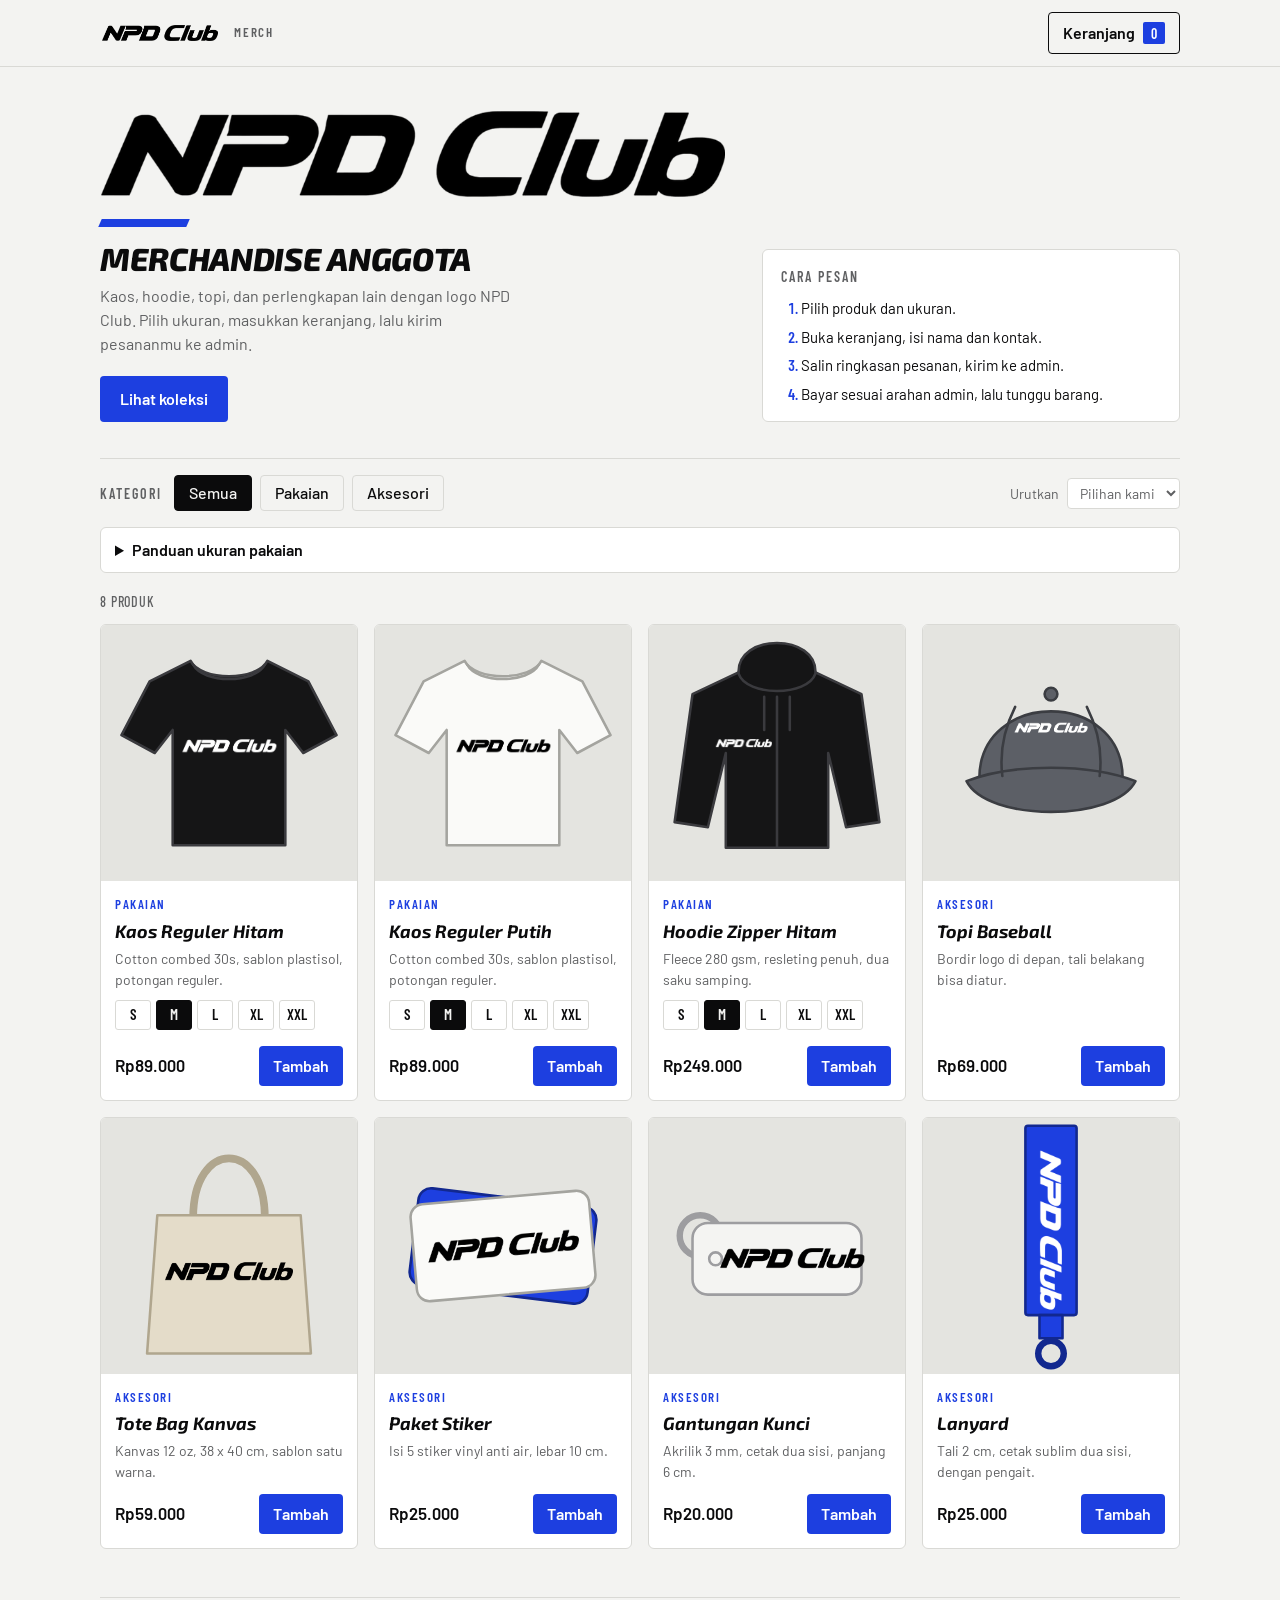
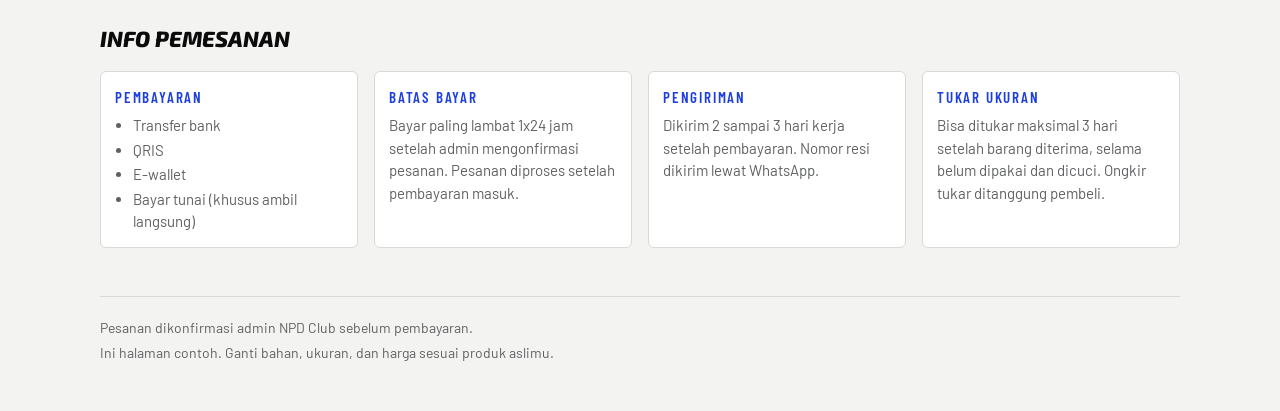
<file: toko-npd/index.html>
<!doctype html>
<html lang="id">
<head>
<meta charset="utf-8">
<meta name="viewport" content="width=device-width, initial-scale=1, viewport-fit=cover">
<meta name="description" content="Merchandise NPD Club: kaos, hoodie, topi, tote bag, dan perlengkapan lain dengan logo klub.">
<title>NPD Club Merch</title>
<link rel="preconnect" href="https://fonts.googleapis.com">
<link rel="preconnect" href="https://fonts.gstatic.com" crossorigin>
<link rel="stylesheet" href="https://fonts.googleapis.com/css2?family=Exo+2:ital,wght@1,700;1,800&family=Barlow:wght@400;500;600&family=Barlow+Condensed:wght@500;600&display=swap">
<link rel="stylesheet" href="css/style.css">
</head>
<body>
<header class="top">
  <div class="wrap">
    <span class="lg theme" role="img" aria-label="Logo NPD Club"></span>
    <span class="tag-merch">Merch</span>
    <button class="cart-btn" id="open-cart" type="button" aria-label="Buka keranjang">Keranjang <span class="count" id="cart-count">0</span></button>
  </div>
</header>

<main class="wrap">
  <section class="hero">
    <div>
      <span class="lg theme" role="img" aria-label="Logo NPD Club"></span>
      <div class="stripe" aria-hidden="true"></div>
      <h1>Merchandise anggota</h1>
      <p>Kaos, hoodie, topi, dan perlengkapan lain dengan logo NPD Club. Pilih ukuran, masukkan keranjang, lalu kirim pesananmu ke admin.</p>
      <button class="cta" id="to-shop" type="button">Lihat koleksi</button>
    </div>
    <div class="how">
      <h2>Cara pesan</h2>
      <ol>
        <li>Pilih produk dan ukuran.</li>
        <li>Buka keranjang, isi nama dan kontak.</li>
        <li>Salin ringkasan pesanan, kirim ke admin.</li>
        <li>Bayar sesuai arahan admin, lalu tunggu barang.</li>
      </ol>
    </div>
  </section>

  <section id="koleksi" aria-label="Koleksi">
    <div class="bar">
      <span class="label">Kategori</span>
      <button class="chip" type="button" data-cat="all" aria-pressed="true">Semua</button>
      <button class="chip" type="button" data-cat="Pakaian" aria-pressed="false">Pakaian</button>
      <button class="chip" type="button" data-cat="Aksesori" aria-pressed="false">Aksesori</button>
      <label class="sort" for="sort">Urutkan
        <select id="sort">
          <option value="default">Pilihan kami</option>
          <option value="asc">Termurah</option>
          <option value="desc">Termahal</option>
        </select>
      </label>
    </div>
    <details class="guide">
      <summary>Panduan ukuran pakaian</summary>
      <div class="tbl">
        <table>
          <thead><tr><th>Ukuran</th><th>Lebar dada</th><th>Panjang badan</th></tr></thead>
          <tbody>
            <tr><td>S</td><td>49 cm</td><td>69 cm</td></tr>
            <tr><td>M</td><td>52 cm</td><td>71 cm</td></tr>
            <tr><td>L</td><td>54 cm</td><td>73 cm</td></tr>
            <tr><td>XL</td><td>57 cm</td><td>75 cm</td></tr>
            <tr><td>XXL</td><td>60 cm</td><td>77 cm</td></tr>
          </tbody>
        </table>
      </div>
    </details>
    <p class="results" id="results" aria-live="polite"></p>
    <div class="grid" id="grid"></div>
  </section>

  <section class="info" aria-label="Info pemesanan">
    <h2>Info pemesanan</h2>
    <div class="info-grid">
      <div>
        <h3>Pembayaran</h3>
        <ul>
          <li>Transfer bank</li>
          <li>QRIS</li>
          <li>E-wallet</li>
          <li>Bayar tunai (khusus ambil langsung)</li>
        </ul>
      </div>
      <div>
        <h3>Batas bayar</h3>
        <p>Bayar paling lambat 1x24 jam setelah admin mengonfirmasi pesanan. Pesanan diproses setelah pembayaran masuk.</p>
      </div>
      <div>
        <h3>Pengiriman</h3>
        <p>Dikirim 2 sampai 3 hari kerja setelah pembayaran. Nomor resi dikirim lewat WhatsApp.</p>
      </div>
      <div>
        <h3>Tukar ukuran</h3>
        <p>Bisa ditukar maksimal 3 hari setelah barang diterima, selama belum dipakai dan dicuci. Ongkir tukar ditanggung pembeli.</p>
      </div>
    </div>
  </section>

  <footer class="foot">
    <span>Pesanan dikonfirmasi admin NPD Club sebelum pembayaran.</span>
    <span>Ini halaman contoh. Ganti bahan, ukuran, dan harga sesuai produk aslimu.</span>
  </footer>
</main>

<div class="scrim" id="scrim"></div>
<aside class="drawer" id="drawer" aria-label="Keranjang belanja" aria-hidden="true">
  <header>
    <h2>Keranjang</h2>
    <button class="close" id="close-cart" type="button" aria-label="Tutup keranjang">&times;</button>
  </header>
  <div class="scroll">
    <ul class="items" id="items"></ul>
    <div class="cart-empty" id="cart-empty">Keranjang masih kosong. Pilih merch dulu.</div>
    <div id="checkout" hidden>
      <div class="sum">
        <div class="row"><span>Subtotal</span><span id="subtotal"></span></div>
        <div class="row"><span>Ongkir</span><span id="ongkir"></span></div>
        <div class="ship"><span id="ship-msg"></span><div class="meter" id="meter-wrap"><i id="meter"></i></div></div>
        <div class="row total"><span>Total</span><span id="total"></span></div>
      </div>
      <form id="order-form">
        <fieldset>
          <legend>Pengambilan</legend>
          <label class="opt" for="k-kirim"><input type="radio" id="k-kirim" name="kirim" value="kirim" checked><span>Kirim ke alamat<small>Ongkir flat Rp15.000, gratis untuk belanja Rp250.000 ke atas.</small></span></label>
          <label class="opt" for="k-ambil"><input type="radio" id="k-ambil" name="kirim" value="ambil"><span>Ambil langsung<small>Gratis. Jadwal ambil dikonfirmasi admin.</small></span></label>
        </fieldset>
        <fieldset>
          <legend>Metode pembayaran</legend>
          <label class="opt" for="p-transfer"><input type="radio" id="p-transfer" name="bayar" value="transfer" checked><span>Transfer bank</span></label>
          <label class="opt" for="p-qris"><input type="radio" id="p-qris" name="bayar" value="qris"><span>QRIS<small>Bisa dari semua aplikasi bank dan e-wallet.</small></span></label>
          <label class="opt" for="p-ewallet"><input type="radio" id="p-ewallet" name="bayar" value="ewallet"><span>E-wallet</span></label>
          <label class="opt" for="p-cod"><input type="radio" id="p-cod" name="bayar" value="cod" disabled><span>Bayar tunai<small>Hanya untuk ambil langsung.</small></span></label>
          <div class="pay-detail" id="pay-detail"></div>
        </fieldset>
        <label for="nama">Nama penerima<input id="nama" name="nama" type="text" autocomplete="name" required placeholder="Nama lengkap"></label>
        <label for="wa">Nomor WhatsApp<input id="wa" name="wa" type="tel" autocomplete="tel" required placeholder="08xx xxxx xxxx"></label>
        <label for="alamat" id="alamat-wrap">Alamat lengkap dan kota<textarea id="alamat" name="alamat" autocomplete="street-address" required placeholder="Jalan, nomor, kecamatan, kota, kode pos"></textarea></label>
        <label for="catatan">Catatan (opsional)<input id="catatan" name="catatan" type="text" placeholder="Misal: kaos M dan L ditukar jika kosong"></label>
        <button class="primary" type="submit">Buat ringkasan pesanan</button>
      </form>
      <div class="order-out" id="order-out" hidden>
        <textarea id="order-text" readonly aria-label="Ringkasan pesanan"></textarea>
        <button class="secondary" id="copy-order" type="button">Salin ringkasan</button>
        <p class="note">Pesanan belum terkirim. Salin teks ini lalu kirim ke admin lewat chat untuk konfirmasi dan pembayaran.</p>
      </div>
    </div>
  </div>
</aside>
<div class="toast" id="toast" role="status" aria-live="polite"></div>

<script src="js/data.js"></script>
<script src="js/app.js"></script>
</body>
</html>
</file>
<file: toko-npd/css/style.css>
/* Layout: logo NPD Club jadi pembuka halaman (besar, rata kiri), cara pesan di kanan, lalu grid produk 4 kolom (2 di HP). Keranjang geser dari kanan. */
:root {
  --bg: #f3f3f1;
  --surface: #ffffff;
  --pic: #e4e4e0;
  --ink: #0b0b0c;
  --muted: #5f6062;
  --line: #d9d9d5;
  --accent: #1d3fe0;
  --accent-ink: #ffffff;
  --good: #1f7a4a;
  --logo-filter: none;
  --font-display: "Exo 2", "Segoe UI", system-ui, sans-serif;
  --font-body: "Barlow", "Segoe UI", system-ui, sans-serif;
  --font-label: "Barlow Condensed", "Arial Narrow", system-ui, sans-serif;
}
@media (prefers-color-scheme: dark) {
  :root:not([data-theme="light"]) {
    --bg: #0b0b0c;
    --surface: #151516;
    --pic: #2b2b2e;
    --ink: #f2f2ef;
    --muted: #9a9a9c;
    --line: #2a2a2c;
    --accent: #7c95ff;
    --accent-ink: #0b0b0c;
    --good: #6fc08d;
    --logo-filter: invert(1);
    color-scheme: dark;
  }
}
:root[data-theme="dark"] {
  --bg: #0b0b0c;
  --surface: #151516;
  --pic: #2b2b2e;
  --ink: #f2f2ef;
  --muted: #9a9a9c;
  --line: #2a2a2c;
  --accent: #7c95ff;
  --accent-ink: #0b0b0c;
  --good: #6fc08d;
  --logo-filter: invert(1);
  color-scheme: dark;
}

* { box-sizing: border-box; }
[hidden] { display: none !important; }
html { color-scheme: light; }
body {
  margin: 0;
  background: var(--bg);
  color: var(--ink);
  font-family: var(--font-body);
  font-size: 16px;
  line-height: 1.5;
  padding-left: max(16px, env(safe-area-inset-left, 0px));
  padding-right: max(16px, env(safe-area-inset-right, 0px));
  padding-block: 0 48px;
}
body::before {
  content: "";
  position: fixed;
  inset: 0 0 auto;
  height: env(safe-area-inset-top, 0px);
  background: var(--bg);
  z-index: 30;
}
button, input, select, textarea { font: inherit; color: inherit; }
button { cursor: pointer; }
:focus-visible { outline: 2px solid var(--accent); outline-offset: 2px; }
.wrap { max-width: 1080px; margin-inline: auto; }

/* Logo NPD Club: PNG transparan hitam. Filter dipakai untuk versi putih. */
.lg {
  background: url("../assets/logo.png") center / contain no-repeat;
  aspect-ratio: 7.258 / 1;
  display: block;
}
.lg.theme { filter: var(--logo-filter); }
.lg.on-dark { filter: invert(1); }

/* Header */
.top {
  position: sticky;
  top: env(safe-area-inset-top, 0px);
  z-index: 20;
  background: var(--bg);
  border-bottom: 1px solid var(--line);
  margin-inline: calc(-1 * max(16px, env(safe-area-inset-left, 0px))) calc(-1 * max(16px, env(safe-area-inset-right, 0px)));
  padding-inline: max(16px, env(safe-area-inset-left, 0px)) max(16px, env(safe-area-inset-right, 0px));
}
.top .wrap { display: flex; align-items: center; gap: 14px; padding-block: 12px; }
.top .lg { width: 120px; }
.top .tag-merch { font-family: var(--font-label); font-weight: 600; letter-spacing: 0.14em; text-transform: uppercase; font-size: 13px; color: var(--muted); margin-right: auto; }
.cart-btn {
  display: inline-flex; align-items: center; gap: 8px;
  border: 1.5px solid var(--ink);
  background: transparent;
  border-radius: 4px;
  padding: 8px 14px;
  font-weight: 600;
  white-space: nowrap;
}
.cart-btn .count {
  font-family: var(--font-label);
  font-weight: 600;
  background: var(--accent);
  color: var(--accent-ink);
  min-width: 22px; height: 22px;
  display: inline-grid; place-items: center;
  font-size: 14px;
  padding-inline: 6px;
  border-radius: 2px;
}

/* Hero */
.hero { padding-block: 44px 36px; display: grid; grid-template-columns: minmax(0, 1.5fr) minmax(0, 1fr); gap: 36px; align-items: end; }
.hero .lg { width: 100%; max-width: 640px; }
.stripe { width: 88px; height: 8px; background: var(--accent); transform: skewX(-24deg); margin-block: 22px 14px; }
.hero h1 { margin: 0; font-family: var(--font-display); font-style: italic; font-weight: 800; font-size: clamp(22px, 3.4vw, 32px); letter-spacing: -0.01em; line-height: 1.1; text-transform: uppercase; }
.hero p { margin: 8px 0 20px; color: var(--muted); max-width: 46ch; }
.cta { background: var(--accent); color: var(--accent-ink); border: 0; border-radius: 4px; padding: 11px 20px; font-weight: 600; }
.how { border: 1px solid var(--line); background: var(--surface); border-radius: 6px; padding: 16px 18px; }
.how h2 { margin: 0 0 10px; font-family: var(--font-label); font-weight: 600; font-size: 14px; letter-spacing: 0.14em; text-transform: uppercase; color: var(--muted); }
.how ol { margin: 0; padding-left: 20px; display: grid; gap: 6px; font-size: 15px; }
.how li::marker { font-family: var(--font-label); font-weight: 600; color: var(--accent); }

/* Filters */
#koleksi { scroll-margin-top: 80px; }
.bar { display: flex; flex-wrap: wrap; align-items: center; gap: 10px 8px; padding-block: 16px; border-top: 1px solid var(--line); }
.bar .label { font-family: var(--font-label); font-weight: 600; font-size: 14px; letter-spacing: 0.14em; text-transform: uppercase; color: var(--muted); margin-right: 4px; }
.chip { border: 1.5px solid var(--line); background: transparent; border-radius: 4px; padding: 5px 14px; font-weight: 500; }
.chip[aria-pressed="true"] { background: var(--ink); color: var(--bg); border-color: var(--ink); }
.bar .sort { margin-left: auto; display: flex; align-items: center; gap: 8px; color: var(--muted); font-size: 14px; }
.bar select { border: 1.5px solid var(--line); background: var(--surface); border-radius: 4px; padding: 5px 8px; }
.results { color: var(--muted); font-size: 14px; margin: 0 0 12px; font-family: var(--font-label); font-weight: 500; letter-spacing: 0.06em; text-transform: uppercase; }
details.guide { margin-bottom: 18px; border: 1px solid var(--line); border-radius: 6px; background: var(--surface); padding: 10px 14px; }
details.guide summary { cursor: pointer; font-weight: 600; }
.tbl { overflow-x: auto; margin-top: 10px; }
.tbl table { border-collapse: collapse; min-width: 360px; width: 100%; font-variant-numeric: tabular-nums; font-size: 14px; }
.tbl th, .tbl td { text-align: left; padding: 6px 10px; border-bottom: 1px solid var(--line); }
.tbl th { font-family: var(--font-label); font-weight: 600; letter-spacing: 0.08em; text-transform: uppercase; color: var(--muted); font-size: 13px; }

/* Grid */
.grid { display: grid; grid-template-columns: repeat(4, minmax(0, 1fr)); gap: 16px; }
@media (max-width: 900px) { .grid { grid-template-columns: repeat(2, minmax(0, 1fr)); } .hero { grid-template-columns: minmax(0, 1fr); gap: 28px; } }
.card { background: var(--surface); border: 1px solid var(--line); border-radius: 6px; display: flex; flex-direction: column; min-width: 0; overflow: hidden; }
.pic { position: relative; background: var(--pic); aspect-ratio: 1; }
.pic svg { position: absolute; inset: 0; width: 100%; height: 100%; }
.pic .shape { fill: var(--g); stroke: var(--gs); stroke-width: 2; stroke-linejoin: round; }
.pic .ln { fill: none; stroke: var(--gs); stroke-width: 2; stroke-linecap: round; }
.pic .lg { position: absolute; left: var(--lx); top: var(--ly); width: var(--lw); transform: translate(-50%, -50%) rotate(var(--rot, 0deg)); pointer-events: none; }
.card .body { padding: 14px; display: flex; flex-direction: column; gap: 6px; flex: 1; min-width: 0; }
.card .kat { font-family: var(--font-label); font-weight: 600; font-size: 13px; letter-spacing: 0.12em; text-transform: uppercase; color: var(--accent); }
.card h3 { margin: 0; font-family: var(--font-display); font-style: italic; font-weight: 700; font-size: 18px; line-height: 1.15; }
.card .desc { margin: 0; color: var(--muted); font-size: 14px; }
.sizes { display: flex; flex-wrap: wrap; gap: 5px; margin-block: 4px; }
.sz { border: 1.5px solid var(--line); background: transparent; border-radius: 3px; min-width: 36px; height: 30px; padding-inline: 6px; font-family: var(--font-label); font-weight: 600; font-size: 15px; }
.sz[aria-pressed="true"] { background: var(--ink); color: var(--bg); border-color: var(--ink); }
.buy { margin-top: auto; padding-top: 6px; display: flex; flex-wrap: wrap; align-items: center; justify-content: space-between; gap: 8px; }
.price { font-weight: 600; font-size: 17px; font-variant-numeric: tabular-nums; }
.add { background: var(--accent); color: var(--accent-ink); border: 0; border-radius: 4px; padding: 8px 14px; font-weight: 600; }
.add:hover { filter: brightness(1.1); }
.empty { padding: 48px 0; text-align: center; color: var(--muted); }
.foot { margin-top: 48px; padding-top: 20px; border-top: 1px solid var(--line); color: var(--muted); font-size: 14px; display: grid; gap: 4px; }

/* Info pemesanan */
.info { margin-top: 48px; padding-top: 24px; border-top: 1px solid var(--line); }
.info h2 { margin: 0 0 16px; font-family: var(--font-display); font-style: italic; font-weight: 800; font-size: 22px; text-transform: uppercase; }
.info-grid { display: grid; grid-template-columns: repeat(4, minmax(0, 1fr)); gap: 16px; }
.info-grid > div { background: var(--surface); border: 1px solid var(--line); border-radius: 6px; padding: 14px; min-width: 0; }
.info-grid h3 { margin: 0 0 6px; font-family: var(--font-label); font-weight: 600; font-size: 15px; letter-spacing: 0.12em; text-transform: uppercase; color: var(--accent); }
.info-grid p { margin: 0; font-size: 15px; color: var(--muted); overflow-wrap: anywhere; }
.info-grid ul { margin: 0; padding-left: 18px; font-size: 15px; color: var(--muted); display: grid; gap: 2px; }
@media (max-width: 900px) { .info-grid { grid-template-columns: repeat(2, minmax(0, 1fr)); } }
@media (max-width: 560px) { .info-grid { grid-template-columns: minmax(0, 1fr); } }
.pay-detail { border: 1.5px dashed var(--line); border-radius: 4px; padding: 12px; font-size: 14px; display: grid; gap: 4px; overflow-wrap: anywhere; }
.pay-detail strong { font-size: 15px; }
.pay-detail .num { font-family: var(--font-label); font-weight: 600; font-size: 20px; letter-spacing: 0.06em; font-variant-numeric: tabular-nums; }
.pay-detail .muted { color: var(--muted); }
.qris-slot { display: grid; place-items: center; text-align: center; width: 160px; max-width: 100%; aspect-ratio: 1; border: 1.5px dashed var(--muted); border-radius: 4px; color: var(--muted); font-size: 13px; padding: 10px; }
.opt.is-off { opacity: 0.5; }

/* Cart drawer */
.scrim { position: fixed; inset: 0; background: rgb(0 0 0 / 0.55); opacity: 0; visibility: hidden; transition: opacity .2s; z-index: 40; }
.scrim.open { opacity: 1; visibility: visible; }
.drawer {
  position: fixed; top: 0; right: 0; bottom: 0;
  width: min(440px, 100%);
  background: var(--bg);
  border-left: 1px solid var(--line);
  z-index: 50;
  display: flex; flex-direction: column;
  transform: translateX(100%);
  visibility: hidden;
  transition: transform .25s ease, visibility 0s .25s;
  padding-top: env(safe-area-inset-top, 0px);
  padding-bottom: env(safe-area-inset-bottom, 0px);
  padding-right: env(safe-area-inset-right, 0px);
}
.drawer.open { transform: none; visibility: visible; transition: transform .25s ease; }
.drawer header { display: flex; align-items: center; justify-content: space-between; padding: 16px; border-bottom: 1px solid var(--line); }
.drawer h2 { margin: 0; font-family: var(--font-display); font-style: italic; font-weight: 800; font-size: 22px; text-transform: uppercase; }
.close { border: 1.5px solid var(--line); background: transparent; border-radius: 4px; width: 36px; height: 36px; font-size: 18px; line-height: 1; }
.scroll { overflow-y: auto; flex: 1; padding: 0 16px 20px; }
.items { list-style: none; margin: 0; padding: 0; }
.item { display: grid; grid-template-columns: 1fr auto; gap: 4px 12px; padding: 14px 0; border-bottom: 1px solid var(--line); }
.item .nm { font-weight: 600; min-width: 0; overflow-wrap: anywhere; }
.item .sub { color: var(--muted); font-size: 14px; font-variant-numeric: tabular-nums; }
.item .line { text-align: right; font-weight: 600; font-variant-numeric: tabular-nums; }
.step { display: inline-flex; align-items: center; border: 1.5px solid var(--line); border-radius: 4px; overflow: hidden; }
.step button { border: 0; background: transparent; width: 32px; height: 30px; font-size: 16px; }
.step span { min-width: 28px; text-align: center; font-variant-numeric: tabular-nums; }
.rm { border: 0; background: transparent; color: var(--muted); text-decoration: underline; font-size: 14px; padding: 0; justify-self: end; }
.cart-empty { padding: 40px 0; color: var(--muted); text-align: center; }
.sum { display: grid; gap: 8px; padding-top: 16px; }
.sum .row { display: flex; justify-content: space-between; gap: 12px; }
.sum .row span:last-child { font-variant-numeric: tabular-nums; }
.sum .total { font-weight: 700; font-size: 18px; border-top: 1px solid var(--line); padding-top: 10px; }
.ship { font-size: 14px; color: var(--muted); }
.meter { height: 6px; background: var(--line); border-radius: 2px; overflow: hidden; margin-top: 4px; }
.meter i { display: block; height: 100%; background: var(--good); width: 0; transition: width .25s; }
form { display: grid; gap: 12px; margin-top: 18px; }
form label, form legend { display: grid; gap: 4px; font-size: 14px; font-weight: 600; }
form input[type="text"], form input[type="tel"], form textarea { border: 1.5px solid var(--line); background: var(--surface); border-radius: 4px; padding: 9px 12px; font-weight: 400; width: 100%; }
form textarea { resize: vertical; min-height: 64px; }
fieldset { border: 0; padding: 0; margin: 0; display: grid; gap: 8px; }
.opt { display: flex !important; grid-template-columns: none; align-items: flex-start; gap: 10px; border: 1.5px solid var(--line); border-radius: 4px; padding: 10px 12px; font-weight: 500 !important; }
.opt input { margin-top: 4px; accent-color: var(--accent); }
.opt small { display: block; color: var(--muted); font-weight: 400; }
.primary { background: var(--accent); color: var(--accent-ink); border: 0; border-radius: 4px; padding: 12px 16px; font-weight: 600; }
.secondary { background: transparent; border: 1.5px solid var(--ink); border-radius: 4px; padding: 10px 14px; font-weight: 600; }
.order-out { margin-top: 16px; display: grid; gap: 8px; }
.order-out textarea { font-family: ui-monospace, "SFMono-Regular", Menlo, monospace; font-size: 12px; min-height: 200px; border: 1.5px solid var(--line); background: var(--surface); border-radius: 4px; padding: 10px; width: 100%; }
.note { font-size: 14px; color: var(--muted); margin: 0; }
.toast {
  position: fixed; left: 50%; bottom: calc(24px + env(safe-area-inset-bottom, 0px));
  transform: translate(-50%, 20px);
  background: var(--ink); color: var(--bg);
  padding: 9px 16px; border-radius: 4px; font-size: 14px;
  opacity: 0; pointer-events: none; transition: opacity .2s, transform .2s; z-index: 60;
  max-width: calc(100% - 32px);
}
.toast.show { opacity: 1; transform: translate(-50%, 0); }

@media (max-width: 560px) {
  .top .lg { width: 96px; }
  .hero { padding-block: 28px 24px; }
  .card .body { padding: 12px; }
  .card h3 { font-size: 16px; }
  .sz { min-width: 32px; height: 28px; }
  .buy { flex-direction: column; align-items: stretch; }
  .add { width: 100%; }
  .bar .sort { margin-left: 0; width: 100%; }
}
@media (prefers-reduced-motion: reduce) {
  * { transition-duration: 0s !important; }
}
</file>
